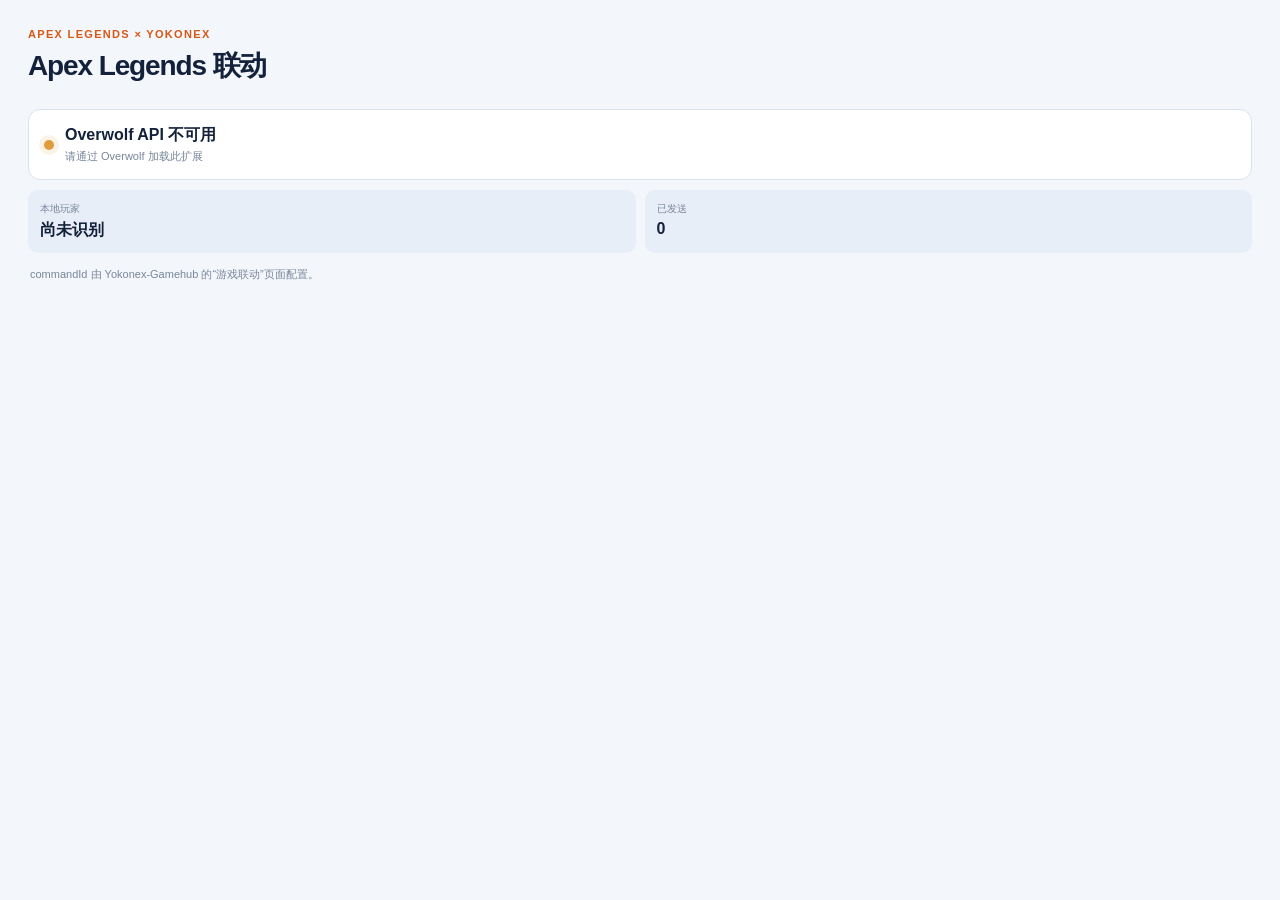
<file: apex-yokonex/index.html>
<!doctype html>
<html lang="zh-CN">
<head>
  <meta charset="UTF-8" />
  <meta name="viewport" content="width=device-width,initial-scale=1" />
  <title>Yokonex Apex Link</title>
  <link rel="stylesheet" href="style.css" />
</head>
<body>
  <main>
    <p class="eyebrow">APEX LEGENDS × YOKONEX</p>
    <h1>Apex Legends 联动</h1>
    <section><i id="status-dot"></i><div><strong id="status">正在初始化</strong><small id="detail">等待 Overwolf GEP</small></div></section>
    <dl><div><dt>本地玩家</dt><dd id="player">尚未识别</dd></div><div><dt>已发送</dt><dd id="sent">0</dd></div></dl>
    <p class="hint">commandId 由 Yokonex-Gamehub 的“游戏联动”页面配置。</p>
  </main>
  <script src="apex-core.js"></script>
  <script src="app.js"></script>
</body>
</html>
</file>
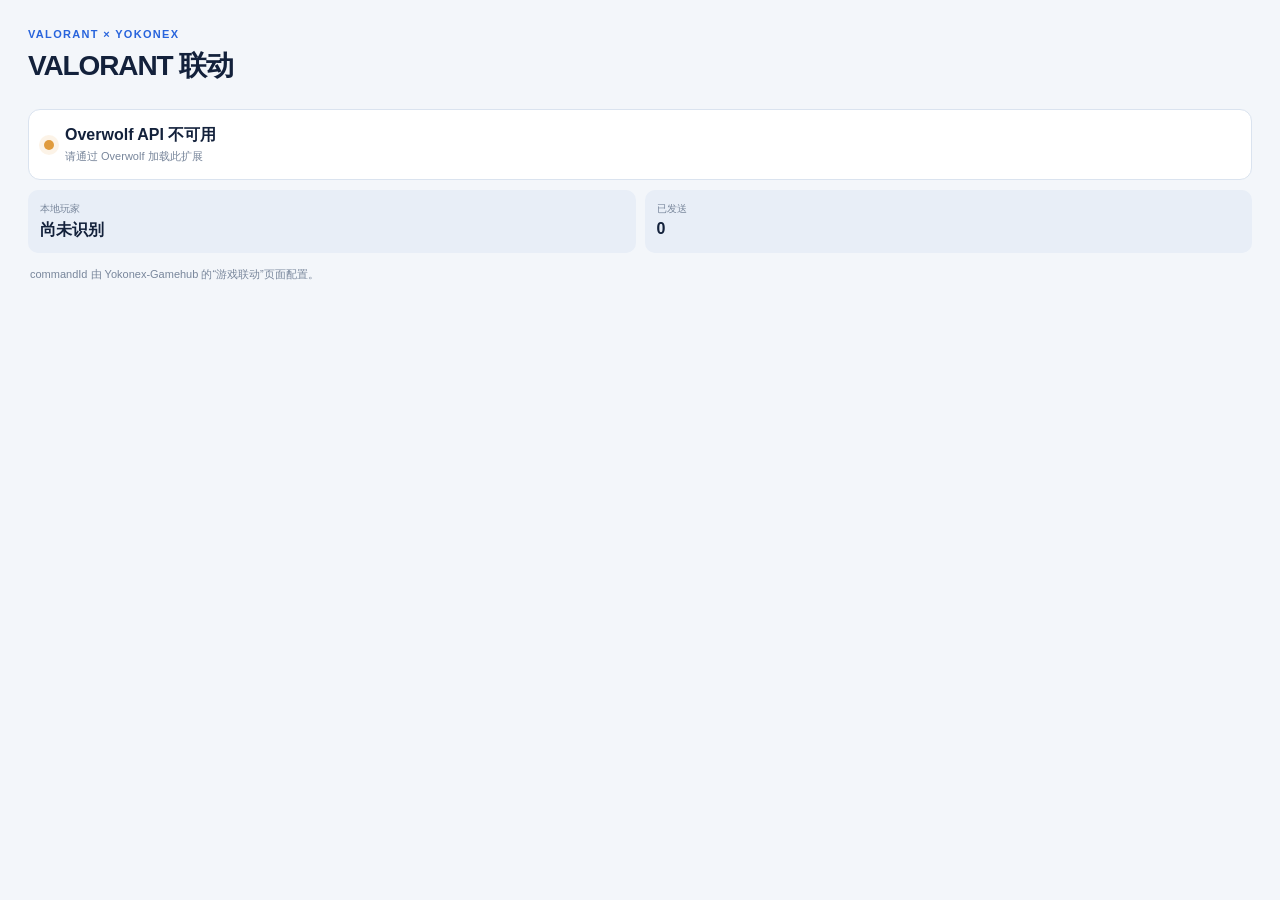
<file: valorant-yokonex/index.html>
<!doctype html>
<html lang="zh-CN">
<head>
  <meta charset="UTF-8" />
  <meta name="viewport" content="width=device-width,initial-scale=1" />
  <title>Yokonex VALORANT Link</title>
  <link rel="stylesheet" href="style.css" />
</head>
<body>
  <main>
    <p class="eyebrow">VALORANT × YOKONEX</p>
    <h1>VALORANT 联动</h1>
    <section><i id="status-dot"></i><div><strong id="status">正在初始化</strong><small id="detail">等待 Overwolf GEP</small></div></section>
    <dl><div><dt>本地玩家</dt><dd id="player">尚未识别</dd></div><div><dt>已发送</dt><dd id="sent">0</dd></div></dl>
    <p class="hint">commandId 由 Yokonex-Gamehub 的“游戏联动”页面配置。</p>
  </main>
  <script src="valorant-core.js"></script>
  <script src="app.js"></script>
</body>
</html>
</file>
<file: apex-yokonex/style.css>
:root{font-family:"Segoe UI","Microsoft YaHei UI",sans-serif;color:#13213b;background:#f3f6fa}*{box-sizing:border-box}body{margin:0}main{padding:28px}.eyebrow{margin:0 0 7px;color:#d95716;font-size:11px;font-weight:800;letter-spacing:.12em}h1{margin:0 0 24px;font-size:28px;letter-spacing:-.04em}section{display:flex;align-items:center;gap:11px;padding:15px;border:1px solid #dae3ef;border-radius:12px;background:white}section i{width:10px;height:10px;border-radius:50%;background:#e09b3d;box-shadow:0 0 0 5px rgba(224,155,61,.12)}section i.online{background:#169b70;box-shadow:0 0 0 5px rgba(22,155,112,.12)}section div{display:grid;gap:3px}small,.hint{color:#78869b;font-size:11px}dl{display:grid;grid-template-columns:1fr 1fr;gap:9px;margin:10px 0}dl div{padding:12px;border-radius:10px;background:#e8eef7}dt{color:#78869b;font-size:10px}dd{margin:4px 0 0;font-weight:700}.hint{margin:14px 2px 0}
</file>
<file: valorant-yokonex/style.css>
:root{font-family:"Segoe UI","Microsoft YaHei UI",sans-serif;color:#13213b;background:#f3f6fa}*{box-sizing:border-box}body{margin:0}main{padding:28px}.eyebrow{margin:0 0 7px;color:#2864dc;font-size:11px;font-weight:800;letter-spacing:.12em}h1{margin:0 0 24px;font-size:28px;letter-spacing:-.04em}section{display:flex;align-items:center;gap:11px;padding:15px;border:1px solid #dae3ef;border-radius:12px;background:white}section i{width:10px;height:10px;border-radius:50%;background:#e09b3d;box-shadow:0 0 0 5px rgba(224,155,61,.12)}section i.online{background:#169b70;box-shadow:0 0 0 5px rgba(22,155,112,.12)}section div{display:grid;gap:3px}small,.hint{color:#78869b;font-size:11px}dl{display:grid;grid-template-columns:1fr 1fr;gap:9px;margin:10px 0}dl div{padding:12px;border-radius:10px;background:#e8eef7}dt{color:#78869b;font-size:10px}dd{margin:4px 0 0;font-weight:700}.hint{margin:14px 2px 0}
</file>
